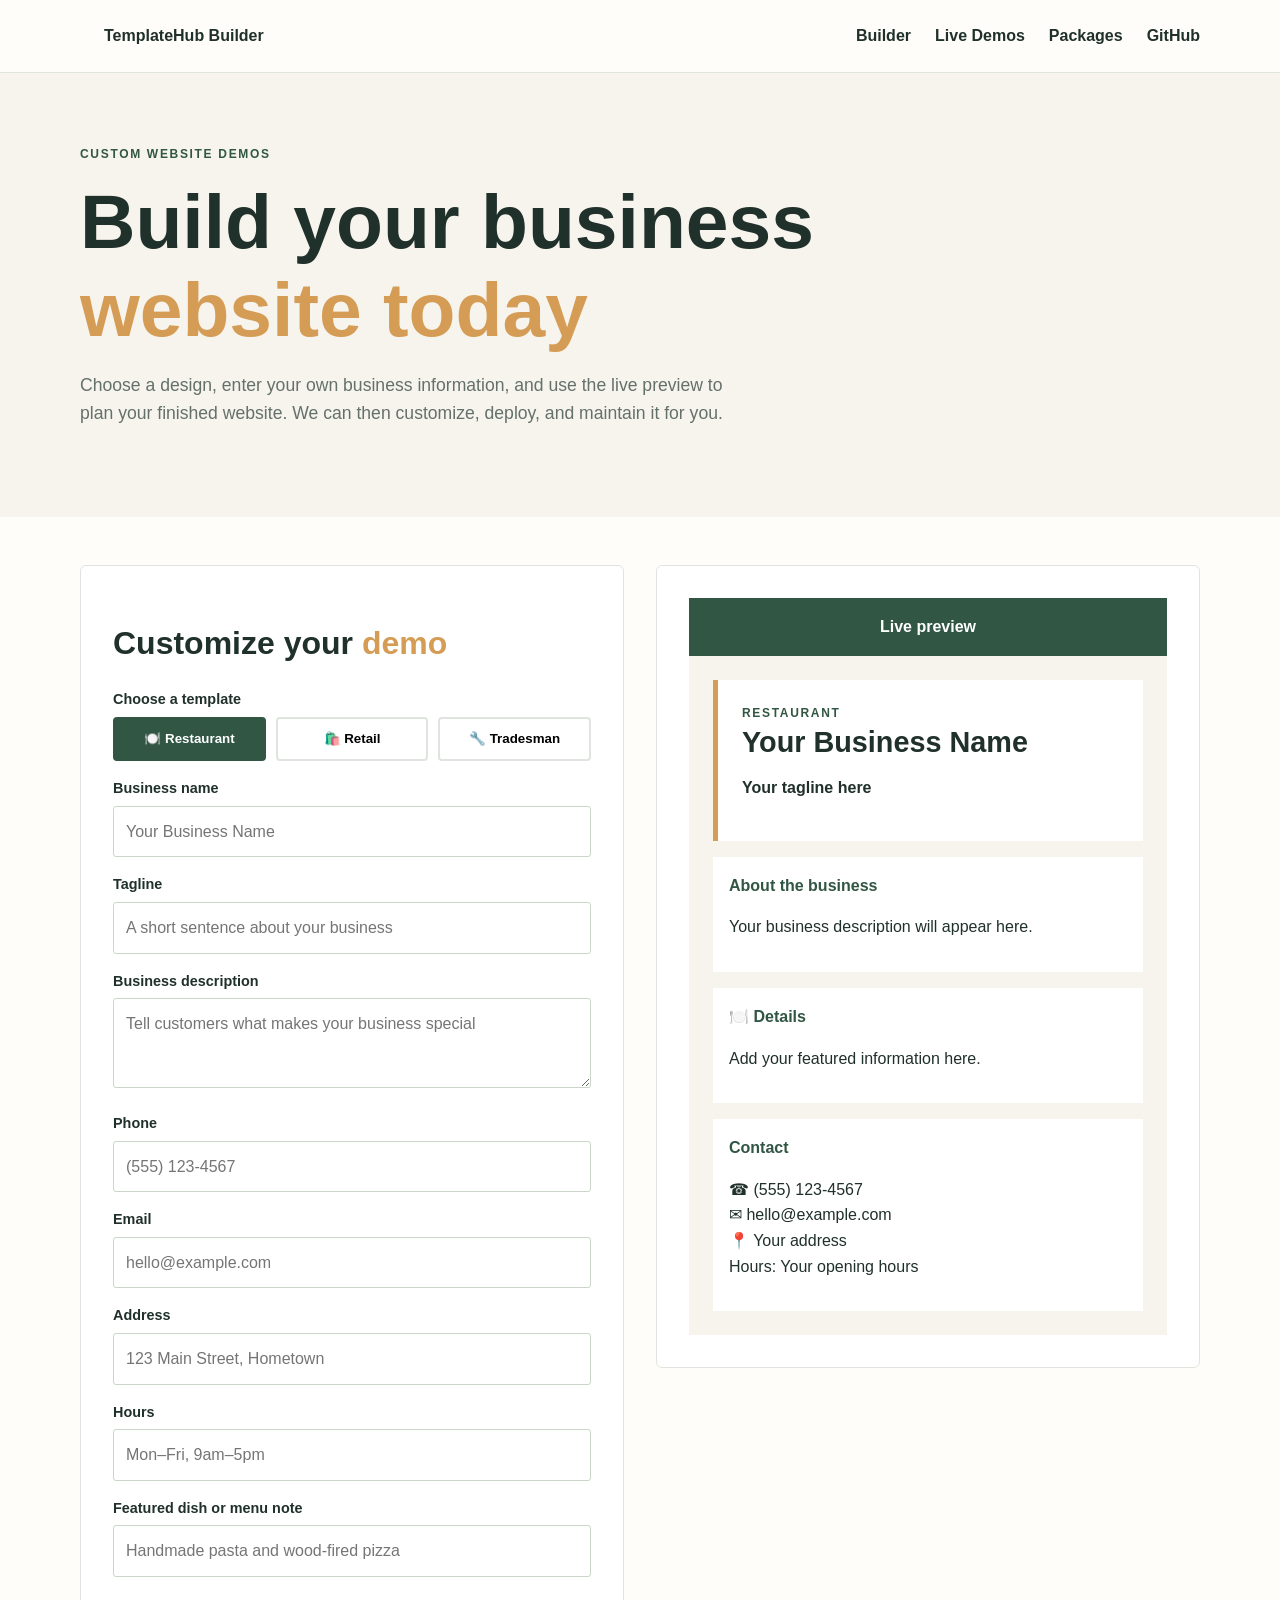
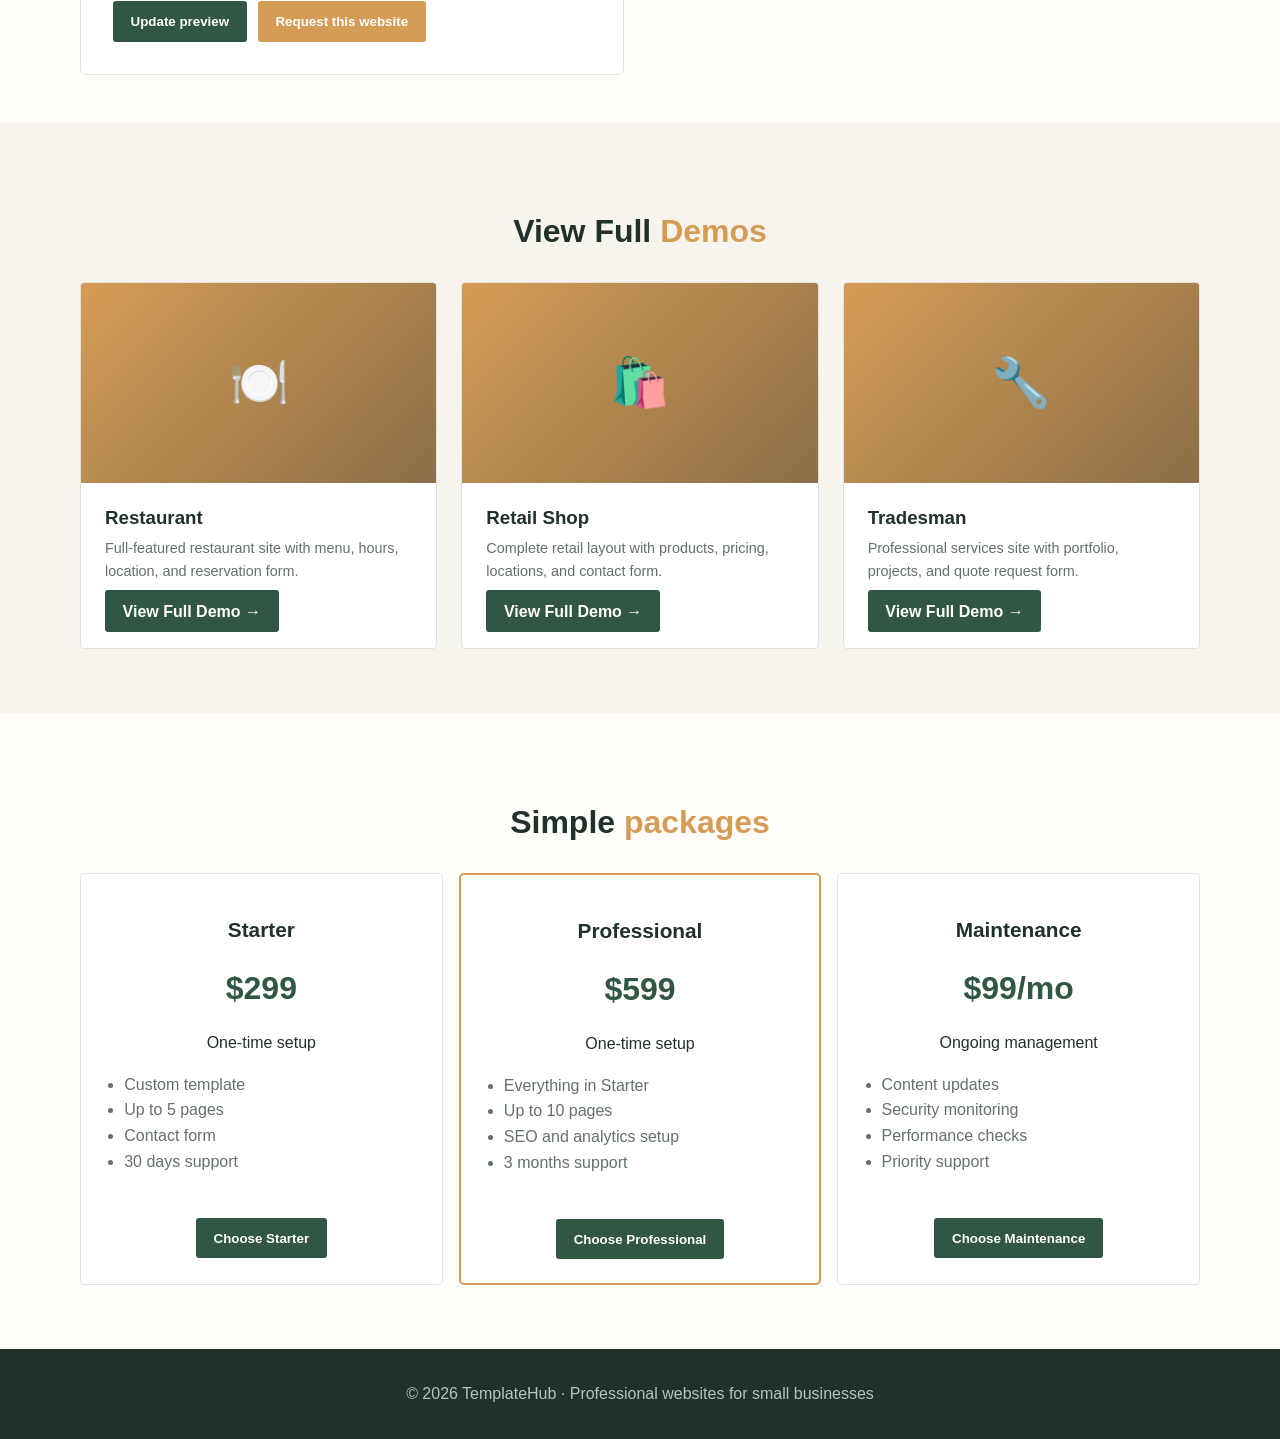
<file: index.html>
<!doctype html>
<html lang="en">
<head>
<meta charset="utf-8">
<meta name="viewport" content="width=device-width,initial-scale=1">
<meta name="description" content="Choose and customize a small business website template.">
<title>TemplateHub Website Builder</title>
<style>
:root{--ink:#20302a;--muted:#64706a;--cream:#f7f4ee;--paper:#fffdf9;--green:#315643;--gold:#d59c55;--border:#dfe5de}*{box-sizing:border-box}body{margin:0;color:var(--ink);background:var(--paper);font:16px/1.6 Arial,sans-serif}a{color:inherit;text-decoration:none}.wrap{width:min(1120px,calc(100% - 32px));margin:auto}header{border-bottom:1px solid var(--border);background:#fffdf9;position:sticky;top:0;z-index:2}.nav{min-height:72px;display:flex;align-items:center;justify-content:space-between}.logo{font-weight:700}.nav a{margin-left:1.5rem;font-weight:600}.hero{background:var(--cream);padding:4.5rem 0}.eyebrow{color:var(--green);font-size:.75rem;font-weight:700;letter-spacing:.14em;text-transform:uppercase}h1,h2,h3{line-height:1.15}h1{font-size:clamp(2.5rem,6vw,4.8rem);margin:.8rem 0}h2{font-size:2rem}em{color:var(--gold);font-style:normal}.hero p:last-child{max-width:650px;color:var(--muted);font-size:1.1rem}.builder{padding:3rem 0}.grid{display:grid;grid-template-columns:1fr 1fr;gap:2rem;align-items:start}.panel{border:1px solid var(--border);border-radius:6px;background:#fff;padding:2rem}.choices{display:grid;grid-template-columns:repeat(3,1fr);gap:.6rem}.choice{padding:.8rem .4rem;border:2px solid var(--border);background:#fff;border-radius:4px;cursor:pointer;font-weight:700}label{display:block;font-weight:700;font-size:.9rem;margin:1rem 0 .35rem}input,textarea,select{width:100%;padding:.75rem;border:1px solid #cbd5ca;border-radius:3px;font:inherit}textarea{min-height:90px;resize:vertical}.buttons{display:flex;gap:.7rem;flex-wrap:wrap;margin-top:1.5rem}.button{border:0;border-radius:3px;padding:.8rem 1.1rem;background:var(--green);color:#fff;font-weight:700;cursor:pointer}.button.alt{background:var(--gold)}.choice.active{background:var(--green);border-color:var(--green);color:#fff}.preview{position:sticky;top:90px}.preview-head{background:var(--green);color:#fff;text-align:center;padding:1rem;font-weight:700}.preview-body{padding:1.5rem;background:var(--cream);min-height:430px}.preview-hero{padding:1.5rem;background:#fff;border-left:5px solid var(--gold);margin-bottom:1rem}.preview-hero h3{font-size:1.8rem;margin:.2rem 0}.preview-section{background:#fff;padding:1rem;margin-top:1rem}.preview-section h4{margin:0 0 .35rem;color:var(--green)}.demos{padding:4rem 0;background:var(--cream)}.demo-grid{display:grid;grid-template-columns:repeat(3,1fr);gap:1.5rem}.demo-card{background:#fff;border:1px solid var(--border);border-radius:4px;overflow:hidden}.demo-image{height:200px;background:linear-gradient(135deg,#d59c55,#8b6f47);display:flex;align-items:center;justify-content:center;font-size:3rem}.demo-content{padding:1.5rem}.demo-content h3{margin:0 0 .5rem}.demo-content p{color:var(--muted);font-size:.9rem;margin:0 0 1rem}.pricing{padding:4rem 0}.price-grid{display:grid;grid-template-columns:repeat(3,1fr);gap:1rem}.price{background:#fff;border:1px solid var(--border);padding:1.5rem;text-align:center;border-radius:5px}.price.featured{border:2px solid var(--gold)}.price h3{font-size:1.3rem}.amount{font-size:2rem;color:var(--green);font-weight:700}.price ul{text-align:left;min-height:130px;padding-left:1.2rem;color:var(--muted)}footer{background:var(--ink);color:#b7c4bc;text-align:center;padding:2rem}@media(max-width:800px){.grid,.price-grid,.demo-grid{grid-template-columns:1fr}.preview{position:static}.choices{grid-template-columns:1fr}.nav a{margin-left:.6rem;font-size:.85rem}}
</style>
</head>
<body>
<header><div class="wrap nav"><a class="logo" href="./">TemplateHub Builder</a><nav><a href="#builder">Builder</a><a href="#demos">Live Demos</a><a href="#pricing">Packages</a><a href="https://github.com/samsonx3099/small-business-webpage-template" target="_blank" rel="noopener">GitHub</a></nav></div></header>
<main>
<section class="hero"><div class="wrap"><div class="eyebrow">Custom website demos</div><h1>Build your business<br><em>website today</em></h1><p>Choose a design, enter your own business information, and use the live preview to plan your finished website. We can then customize, deploy, and maintain it for you.</p></div></section>
<section id="builder" class="builder"><div class="wrap grid"><div class="panel"><h2>Customize your <em>demo</em></h2><label>Choose a template</label><div class="choices"><button class="choice active" data-type="restaurant">🍽️ Restaurant</button><button class="choice" data-type="retail">🛍️ Retail</button><button class="choice" data-type="tradesman">🔧 Tradesman</button></div><label for="name">Business name</label><input id="name" placeholder="Your Business Name"><label for="tagline">Tagline</label><input id="tagline" placeholder="A short sentence about your business"><label for="description">Business description</label><textarea id="description" placeholder="Tell customers what makes your business special"></textarea><label for="phone">Phone</label><input id="phone" placeholder="(555) 123-4567"><label for="email">Email</label><input id="email" type="email" placeholder="hello@example.com"><label for="address">Address</label><input id="address" placeholder="123 Main Street, Hometown"><label for="hours">Hours</label><input id="hours" placeholder="Mon–Fri, 9am–5pm"><div id="specific"></div><div class="buttons"><button class="button" id="update">Update preview</button><button class="button alt" id="request">Request this website</button></div></div><div class="panel preview"><div class="preview-head">Live preview</div><div class="preview-body" id="preview"></div></div></div></section>
<section id="demos" class="demos"><div class="wrap"><h2 style="text-align:center;margin-bottom:2rem;">View Full <em>Demos</em></h2><div class="demo-grid"><article class="demo-card"><div class="demo-image">🍽️</div><div class="demo-content"><h3>Restaurant</h3><p>Full-featured restaurant site with menu, hours, location, and reservation form.</p><a class="button" href="./restaurant/" target="_blank">View Full Demo →</a></div></article><article class="demo-card"><div class="demo-image">🛍️</div><div class="demo-content"><h3>Retail Shop</h3><p>Complete retail layout with products, pricing, locations, and contact form.</p><a class="button" href="./retail/" target="_blank">View Full Demo →</a></div></article><article class="demo-card"><div class="demo-image">🔧</div><div class="demo-content"><h3>Tradesman</h3><p>Professional services site with portfolio, projects, and quote request form.</p><a class="button" href="./tradesman/" target="_blank">View Full Demo →</a></div></article></div></div></section>
<section id="pricing" class="pricing"><div class="wrap"><h2 style="text-align:center;margin-bottom:2rem;">Simple <em>packages</em></h2><div class="price-grid"><article class="price"><h3>Starter</h3><div class="amount">$299</div><p>One-time setup</p><ul><li>Custom template</li><li>Up to 5 pages</li><li>Contact form</li><li>30 days support</li></ul><button class="button" onclick="alert('Choose Starter - Contact us to get started!')">Choose Starter</button></article><article class="price featured"><h3>Professional</h3><div class="amount">$599</div><p>One-time setup</p><ul><li>Everything in Starter</li><li>Up to 10 pages</li><li>SEO and analytics setup</li><li>3 months support</li></ul><button class="button" onclick="alert('Choose Professional - Contact us to get started!')">Choose Professional</button></article><article class="price"><h3>Maintenance</h3><div class="amount">$99/mo</div><p>Ongoing management</p><ul><li>Content updates</li><li>Security monitoring</li><li>Performance checks</li><li>Priority support</li></ul><button class="button" onclick="alert('Choose Maintenance - Contact us to get started!')">Choose Maintenance</button></article></div></div></section>
</main><footer>© 2026 TemplateHub · Professional websites for small businesses</footer>
<script>
let type='restaurant';const $=id=>document.getElementById(id);const esc=value=>String(value||'').replace(/[&<>"']/g,c=>({'&':'&amp;','<':'&lt;','>':'&gt;','"':'&quot;',"'":'&#39;'}[c]));
const specific={restaurant:'<label for="extra">Featured dish or menu note</label><input id="extra" placeholder="Handmade pasta and wood-fired pizza">',retail:'<label for="extra">Products or category</label><input id="extra" placeholder="Home decor, fashion, gifts">',tradesman:'<label for="extra">Main services</label><input id="extra" placeholder="Repairs, renovations, installations">'};
function fields(){ $('specific').innerHTML=specific[type];render() }function value(id,fallback){return esc($(id)?.value||fallback)}function render(){let icon={restaurant:'🍽️',retail:'🛍️',tradesman:'🔧'}[type];$('preview').innerHTML=`<div class="preview-hero"><div class="eyebrow">${type}</div><h3>${value('name','Your Business Name')}</h3><p><strong>${value('tagline','Your tagline here')}</strong></p></div><div class="preview-section"><h4>About the business</h4><p>${value('description','Your business description will appear here.')}</p></div><div class="preview-section"><h4>${icon} Details</h4><p>${value('extra','Add your featured information here.')}</p></div><div class="preview-section"><h4>Contact</h4><p>☎ ${value('phone','(555) 123-4567')}<br>✉ ${value('email','hello@example.com')}<br>📍 ${value('address','Your address')}<br>Hours: ${value('hours','Your opening hours')}</p></div>`}
document.querySelectorAll('.choice').forEach(button=>button.addEventListener('click',()=>{document.querySelectorAll('.choice').forEach(b=>b.classList.remove('active'));button.classList.add('active');type=button.dataset.type;fields()}));$('update').addEventListener('click',render);$('request').addEventListener('click',()=>alert('Thanks for your interest!\n\nYour website preview is ready.\n\nPlease contact us at hello@example.com or (555) 123-4567 to discuss your custom setup.'));fields();
</script>
</body></html>
</file>
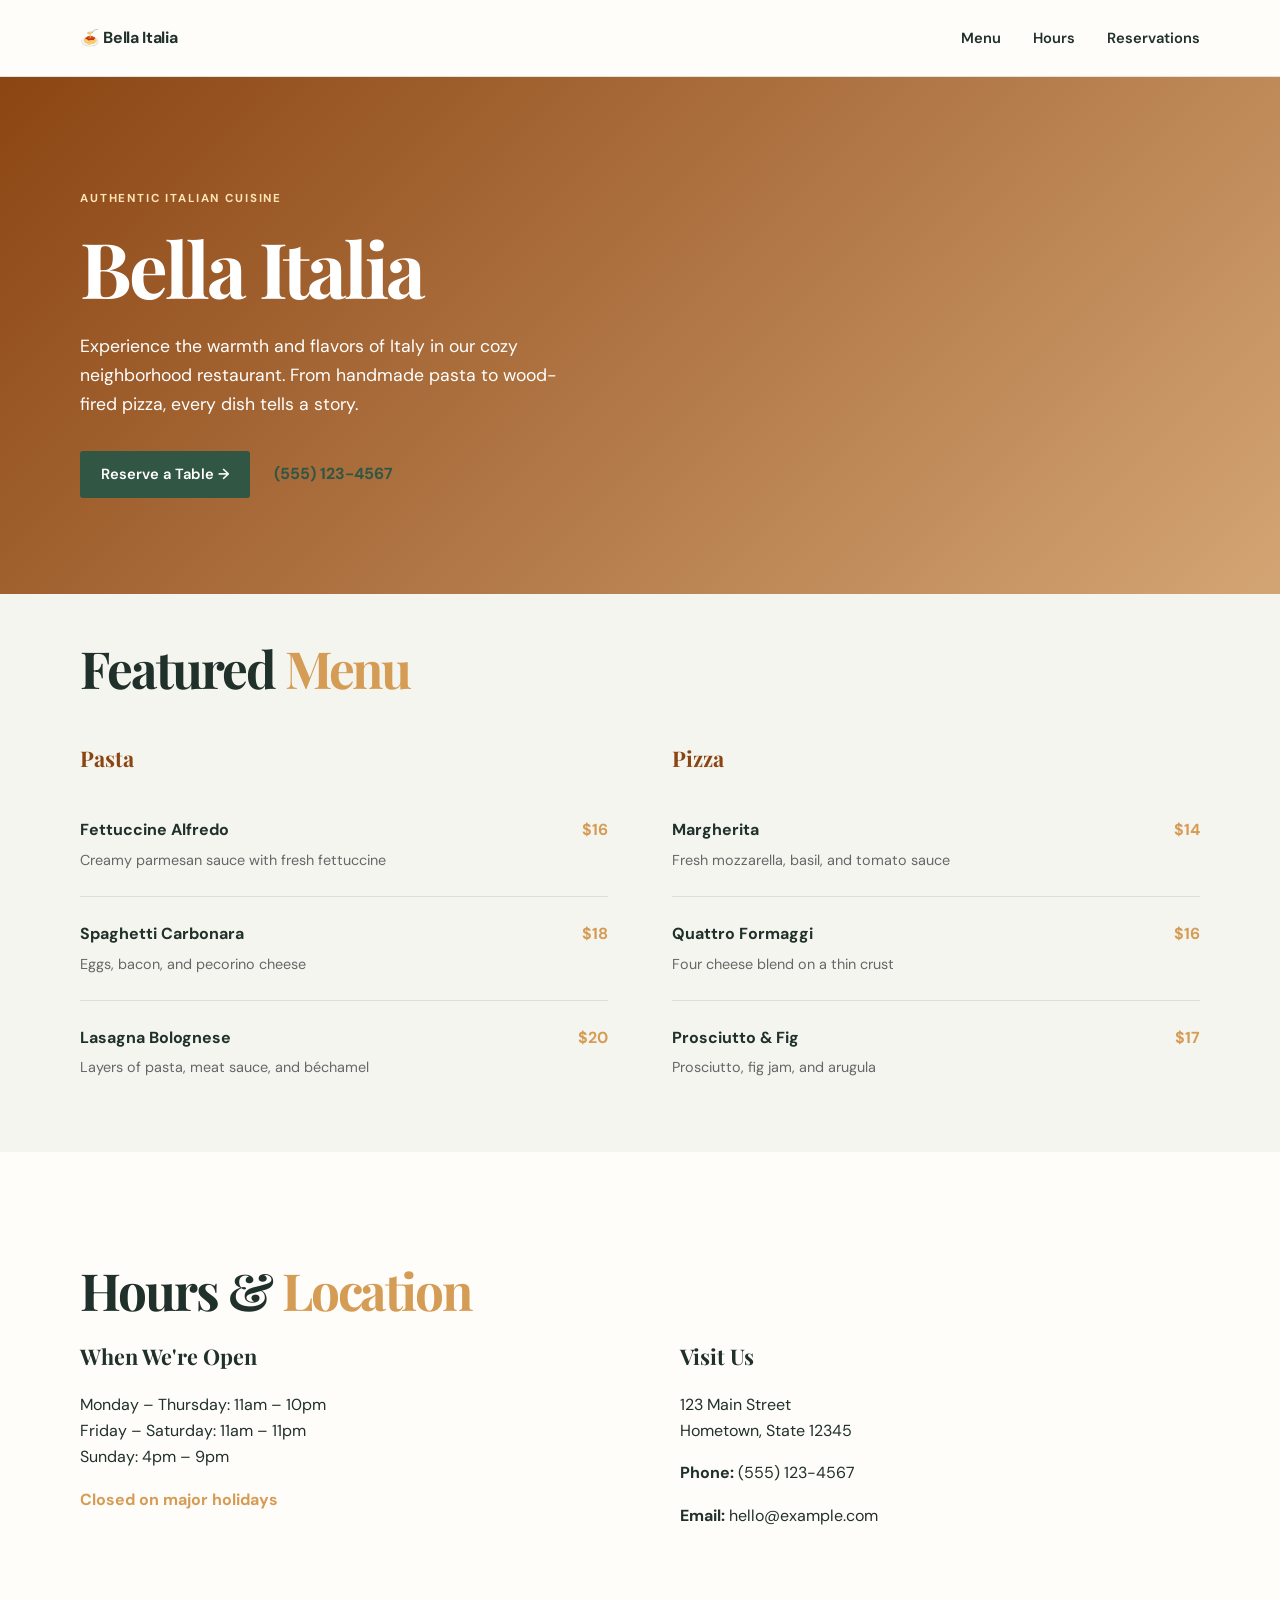
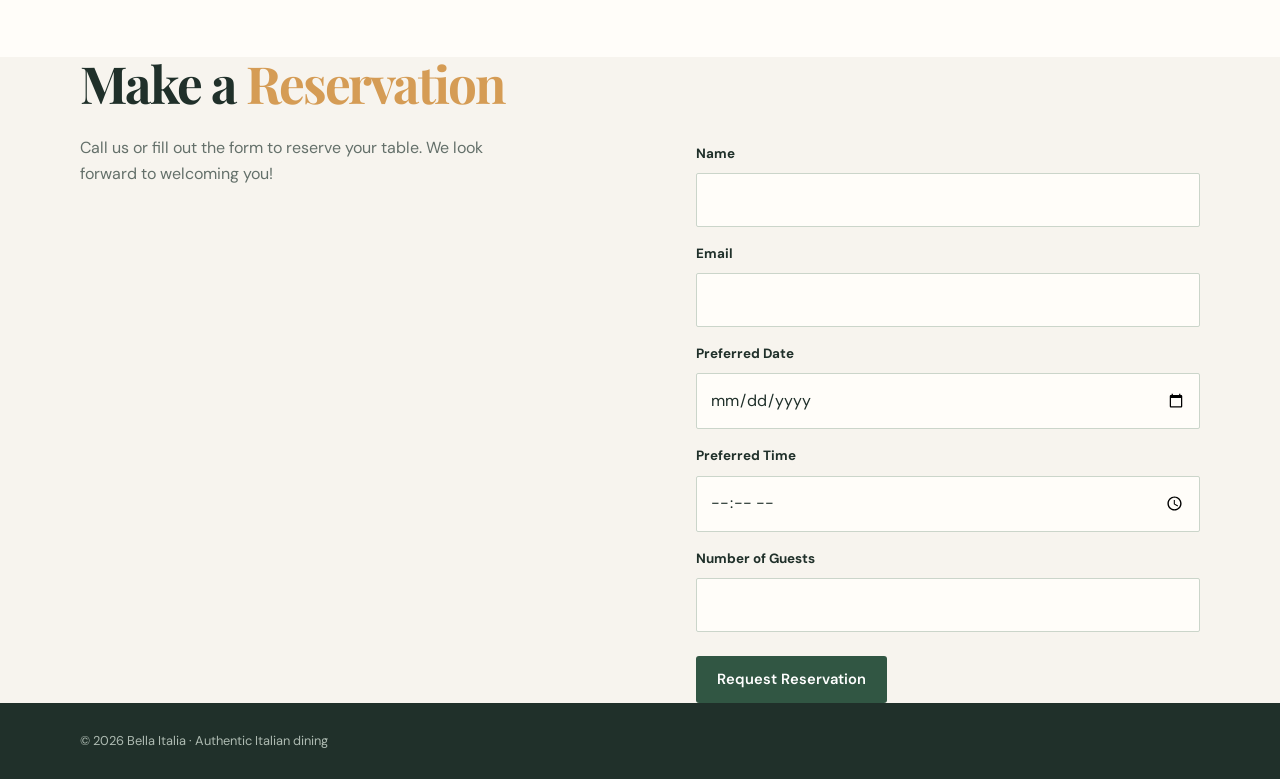
<file: restaurant/index.html>
<!doctype html>
<html lang="en">
<head>
  <meta charset="UTF-8">
  <meta name="viewport" content="width=device-width, initial-scale=1">
  <meta name="description" content="Bella Italia - Fine Italian dining in your neighborhood">
  <title>Restaurant | TemplateHub</title>
  <link rel="preconnect" href="https://fonts.googleapis.com">
  <link rel="preconnect" href="https://fonts.gstatic.com" crossorigin>
  <link href="https://fonts.googleapis.com/css2?family=DM+Sans:wght@400;500;600;700&family=Playfair+Display:wght@600;700&display=swap" rel="stylesheet">
  <link rel="stylesheet" href="../styles.css">
  <style>
    .hero { background: linear-gradient(135deg, #8b4513 0%, #d4a574 100%); color: white; }
    .hero h1, .hero p { color: white; }
    .hero em { color: #ffd700; }
    .hero .eyebrow { color: #ffe4b5; }
    .menu-section { background: #f5f5f0; padding: 3rem 0; }
    .menu-item { display: flex; justify-content: space-between; padding: 1.5rem 0; border-bottom: 1px solid #ddd; }
    .menu-item:last-child { border-bottom: none; }
    .menu-item-name { font-weight: 700; margin-bottom: 0.3rem; }
    .menu-item-desc { font-size: 0.9rem; color: #666; }
    .menu-item-price { color: #d59c55; font-weight: 700; }
  </style>
  <script src="../script.js" defer></script>
</head>
<body>
  <header class="site-header">
    <div class="container nav-wrap">
      <a class="logo" href="#top" id="logo-text">🍝 Bella Italia</a>
      <nav id="site-nav" class="site-nav" aria-label="Main navigation">
        <a href="#menu">Menu</a>
        <a href="#hours">Hours</a>
        <a href="#contact">Reservations</a>
      </nav>
    </div>
  </header>

  <main>
    <section class="hero">
      <div class="container hero-content">
        <p class="eyebrow">Authentic Italian Cuisine</p>
        <h1 id="hero-title">Bella Italia</h1>
        <p class="hero-text" id="hero-desc">Experience the warmth and flavors of Italy in our cozy neighborhood restaurant. From handmade pasta to wood-fired pizza, every dish tells a story.</p>
        <div class="hero-actions">
          <a class="button" href="#contact">Reserve a Table →</a>
          <a class="text-link" id="hero-phone" href="tel:+15551234567">(555) 123-4567</a>
        </div>
      </div>
    </section>

    <section id="menu" class="menu-section">
      <div class="container">
        <h2 style="margin-bottom: 3rem;">Featured <em>Menu</em></h2>
        <div style="display: grid; grid-template-columns: 1fr 1fr; gap: 4rem;">
          <div>
            <h3 style="color: #8b4513;">Pasta</h3>
            <div class="menu-item">
              <div>
                <div class="menu-item-name">Fettuccine Alfredo</div>
                <div class="menu-item-desc">Creamy parmesan sauce with fresh fettuccine</div>
              </div>
              <div class="menu-item-price">$16</div>
            </div>
            <div class="menu-item">
              <div>
                <div class="menu-item-name">Spaghetti Carbonara</div>
                <div class="menu-item-desc">Eggs, bacon, and pecorino cheese</div>
              </div>
              <div class="menu-item-price">$18</div>
            </div>
            <div class="menu-item">
              <div>
                <div class="menu-item-name">Lasagna Bolognese</div>
                <div class="menu-item-desc">Layers of pasta, meat sauce, and béchamel</div>
              </div>
              <div class="menu-item-price">$20</div>
            </div>
          </div>
          <div>
            <h3 style="color: #8b4513;">Pizza</h3>
            <div class="menu-item">
              <div>
                <div class="menu-item-name">Margherita</div>
                <div class="menu-item-desc">Fresh mozzarella, basil, and tomato sauce</div>
              </div>
              <div class="menu-item-price">$14</div>
            </div>
            <div class="menu-item">
              <div>
                <div class="menu-item-name">Quattro Formaggi</div>
                <div class="menu-item-desc">Four cheese blend on a thin crust</div>
              </div>
              <div class="menu-item-price">$16</div>
            </div>
            <div class="menu-item">
              <div>
                <div class="menu-item-name">Prosciutto & Fig</div>
                <div class="menu-item-desc">Prosciutto, fig jam, and arugula</div>
              </div>
              <div class="menu-item-price">$17</div>
            </div>
          </div>
        </div>
      </div>
    </section>

    <section id="hours" class="section">
      <div class="container">
        <h2>Hours & <em>Location</em></h2>
        <div class="narrow-grid">
          <div>
            <h3>When We're Open</h3>
            <p id="hours-text">Monday – Thursday: 11am – 10pm<br>Friday – Saturday: 11am – 11pm<br>Sunday: 4pm – 9pm</p>
            <p style="color: #d59c55; font-weight: 700;">Closed on major holidays</p>
          </div>
          <div>
            <h3>Visit Us</h3>
            <p id="address-text">123 Main Street<br>Hometown, State 12345</p>
            <p><strong>Phone:</strong> <span id="contact-phone">(555) 123-4567</span></p>
            <p><strong>Email:</strong> <span id="contact-email">hello@example.com</span></p>
          </div>
        </div>
      </div>
    </section>

    <section id="contact" class="contact">
      <div class="container">
        <h2>Make a <em>Reservation</em></h2>
        <div class="contact-grid">
          <div>
            <p>Call us or fill out the form to reserve your table. We look forward to welcoming you!</p>
          </div>
          <form class="contact-form" onsubmit="alert('Reservation request received!'); return false;">
            <label for="name">Name</label>
            <input id="name" type="text" required>
            <label for="email">Email</label>
            <input id="email" type="email" required>
            <label for="date">Preferred Date</label>
            <input id="date" type="date" required>
            <label for="time">Preferred Time</label>
            <input id="time" type="time" required>
            <label for="guests">Number of Guests</label>
            <input id="guests" type="number" min="1" max="20" required>
            <button type="submit" class="button">Request Reservation</button>
          </form>
        </div>
      </div>
    </section>
  </main>

  <footer class="site-footer">
    <div class="container footer-wrap">
      <div>
        <p id="footer-text">© <span id="year"></span> Bella Italia · Authentic Italian dining</p>
      </div>
    </div>
  </footer>

  <script>
    function updateFromQuery() {
      const data = ClientData.all();
      
      if (data.name) {
        document.getElementById('logo-text').textContent = '🍽️ ' + data.name;
        document.getElementById('hero-title').textContent = data.name;
        document.title = data.name + ' | Restaurant';
      }
      
      if (data.tagline) {
        document.querySelector('.hero .eyebrow').textContent = data.tagline;
      }
      
      if (data.description) {
        document.getElementById('hero-desc').textContent = data.description;
      }
      
      if (data.extra) {
        document.querySelector('#menu h2').innerHTML = data.extra + ' <em>Menu</em>';
      }
      
      if (data.phone) {
        document.getElementById('hero-phone').href = 'tel:' + data.phone.replace(/\D/g, '');
        document.getElementById('hero-phone').textContent = data.phone;
        document.getElementById('contact-phone').textContent = data.phone;
      }
      
      if (data.email) {
        document.getElementById('contact-email').textContent = data.email;
      }
      
      if (data.address) {
        document.getElementById('address-text').innerHTML = data.address.replace(/\n/g, '<br>');
      }
      
      if (data.hours) {
        document.getElementById('hours-text').textContent = data.hours;
      }
      
      if (data.name) {
        document.getElementById('footer-text').innerHTML = '© <span id="year"></span> ' + data.name + ' · Authentic Italian dining';
      }
    }
    
    updateFromQuery();
  </script>
</body>
</html>
</file>
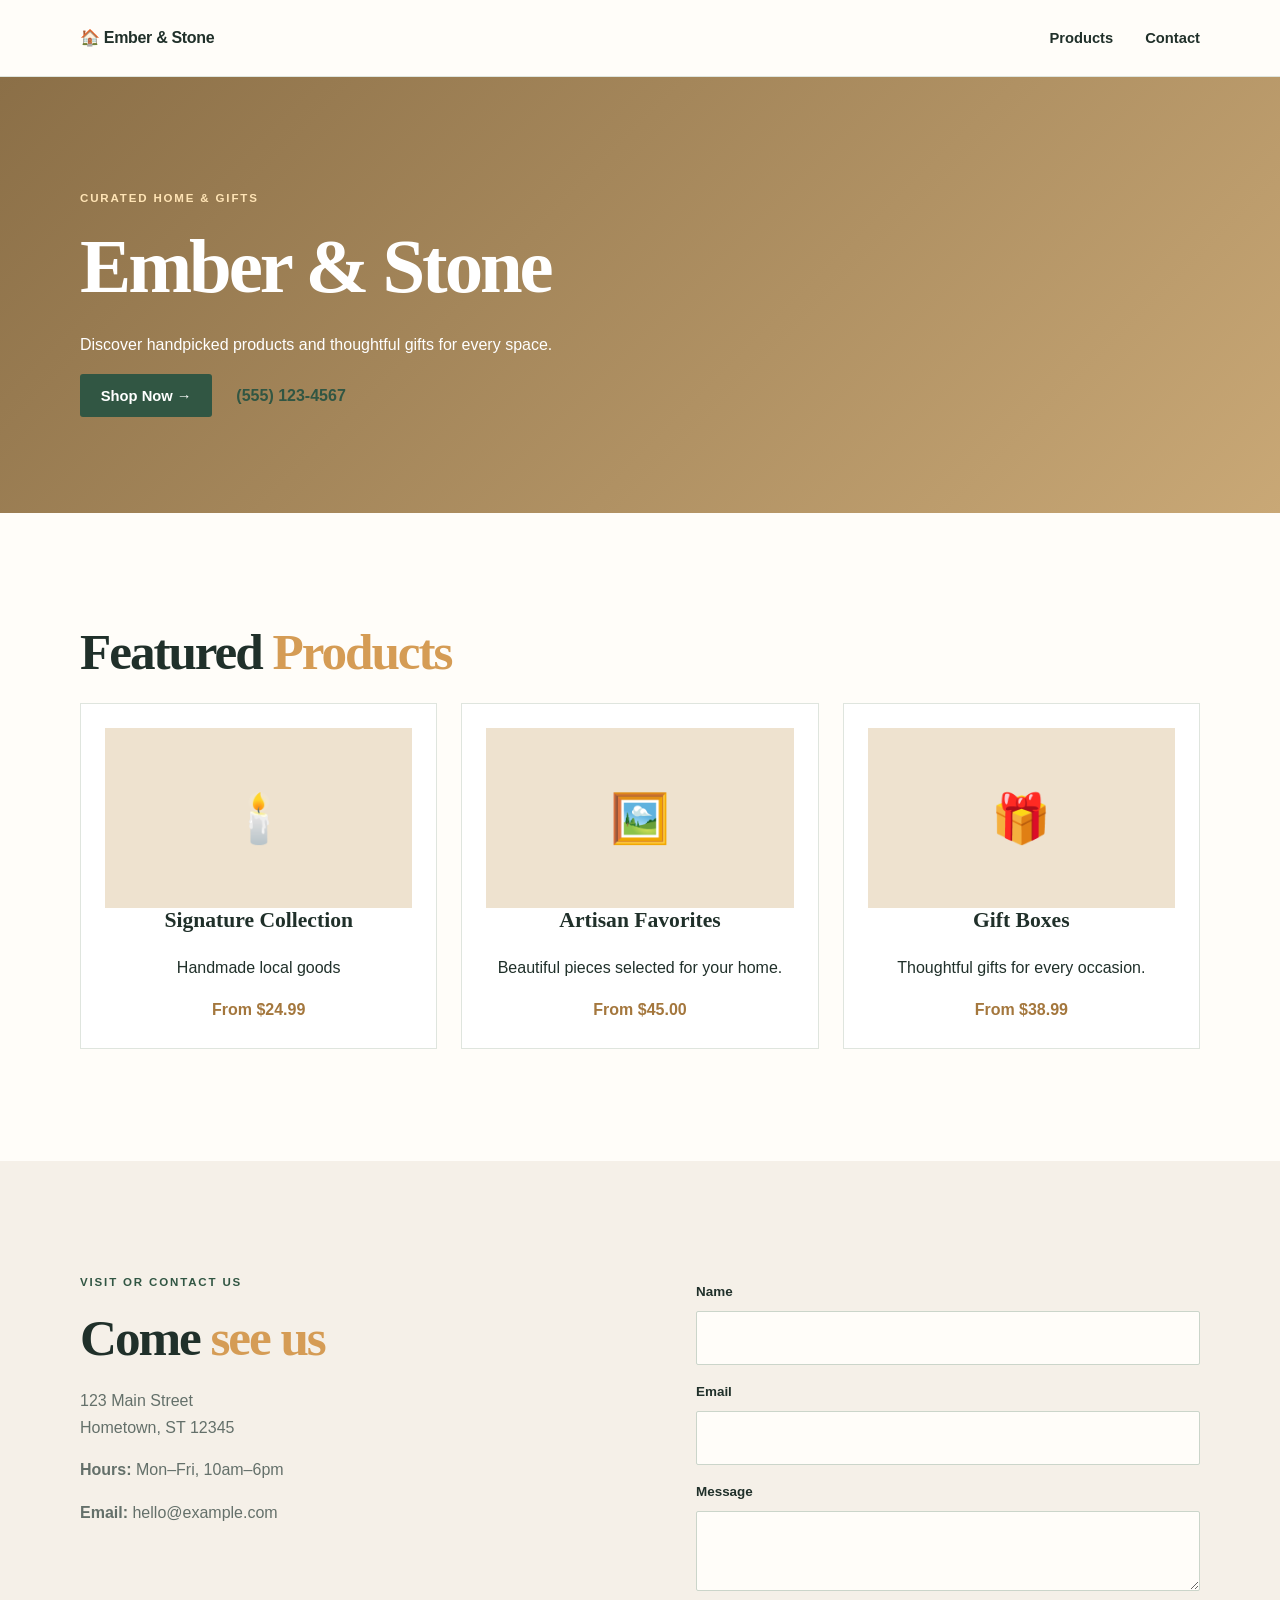
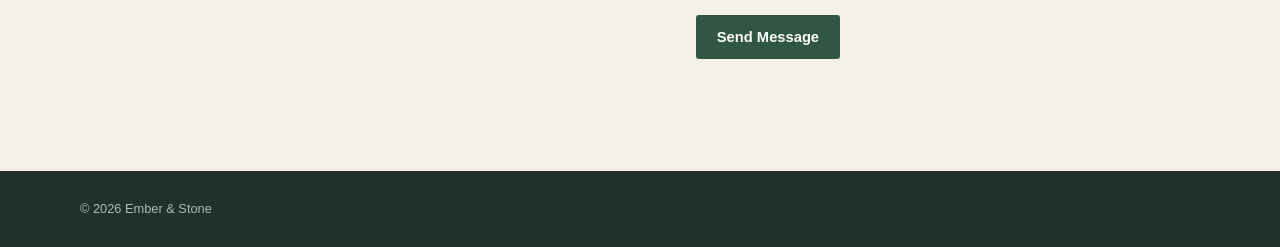
<file: retail/index.html>
<!doctype html>
<html lang="en"><head><meta charset="utf-8"><meta name="viewport" content="width=device-width,initial-scale=1"><title>Retail Shop | TemplateHub</title><link rel="stylesheet" href="../styles.css"><style>
.hero{background:linear-gradient(135deg,#8b6f47,#c9a876);color:#fff}.hero h1,.hero p{color:#fff}.hero .eyebrow{color:#ffe4b5}.products{display:grid;grid-template-columns:repeat(3,1fr);gap:1.5rem}.product{padding:1.5rem;background:#fff;text-align:center;border:1px solid #dfe5de}.product-image{height:180px;display:grid;place-items:center;background:#eee2cf;font-size:3rem}.product-price{color:#a4773d;font-weight:bold}.contact{background:#f5f0e8}@media(max-width:760px){.products{grid-template-columns:1fr}}
</style><script src="../script.js" defer></script></head><body>
<header class="site-header"><div class="container nav-wrap"><a class="logo" id="logo" href="#top">🏠 Ember &amp; Stone</a><nav class="site-nav"><a href="#products">Products</a><a href="#contact">Contact</a></nav></div></header>
<main><section class="hero"><div class="container hero-content"><p class="eyebrow" id="tagline">Curated Home &amp; Gifts</p><h1 id="name">Ember &amp; Stone</h1><p id="description">Discover handpicked products and thoughtful gifts for every space.</p><div class="hero-actions"><a class="button" href="#products">Shop Now →</a><a class="text-link" id="phone" href="tel:+15551234567">(555) 123-4567</a></div></div></section>
<section id="products" class="section"><div class="container"><h2>Featured <em>Products</em></h2><div class="products"><article class="product"><div class="product-image">🕯️</div><h3>Signature Collection</h3><p id="extra">Handmade local goods</p><strong class="product-price">From $24.99</strong></article><article class="product"><div class="product-image">🖼️</div><h3>Artisan Favorites</h3><p>Beautiful pieces selected for your home.</p><strong class="product-price">From $45.00</strong></article><article class="product"><div class="product-image">🎁</div><h3>Gift Boxes</h3><p>Thoughtful gifts for every occasion.</p><strong class="product-price">From $38.99</strong></article></div></div></section>
<section id="contact" class="section contact"><div class="container contact-grid"><div><p class="eyebrow">Visit or contact us</p><h2>Come <em>see us</em></h2><p id="address">123 Main Street<br>Hometown, ST 12345</p><p><strong>Hours:</strong> <span id="hours">Mon–Fri, 10am–6pm</span></p><p><strong>Email:</strong> <span id="email">hello@example.com</span></p></div><form class="contact-form" onsubmit="alert('Message received!');return false"><label>Name</label><input required><label>Email</label><input type="email" required><label>Message</label><textarea required></textarea><button class="button">Send Message</button></form></div></section></main>
<footer class="site-footer"><div class="container footer-wrap"><p>© <span id="year"></span> <span id="footer-name">Ember &amp; Stone</span></p></div></footer>
<script>const data=ClientData.all();if(data.name){name.textContent=data.name;logo.textContent='🏠 '+data.name;footerName.textContent=data.name;document.title=data.name+' | Retail Shop'}if(data.tagline)tagline.textContent=data.tagline;if(data.description)description.textContent=data.description;if(data.extra)extra.textContent=data.extra;if(data.phone){phone.textContent=data.phone;phone.href='tel:'+data.phone.replace(/\D/g,'')}if(data.email)email.textContent=data.email;if(data.address)address.innerHTML=data.address.replace(/\n/g,'<br>');if(data.hours)hours.textContent=data.hours;</script></body></html>
</file>
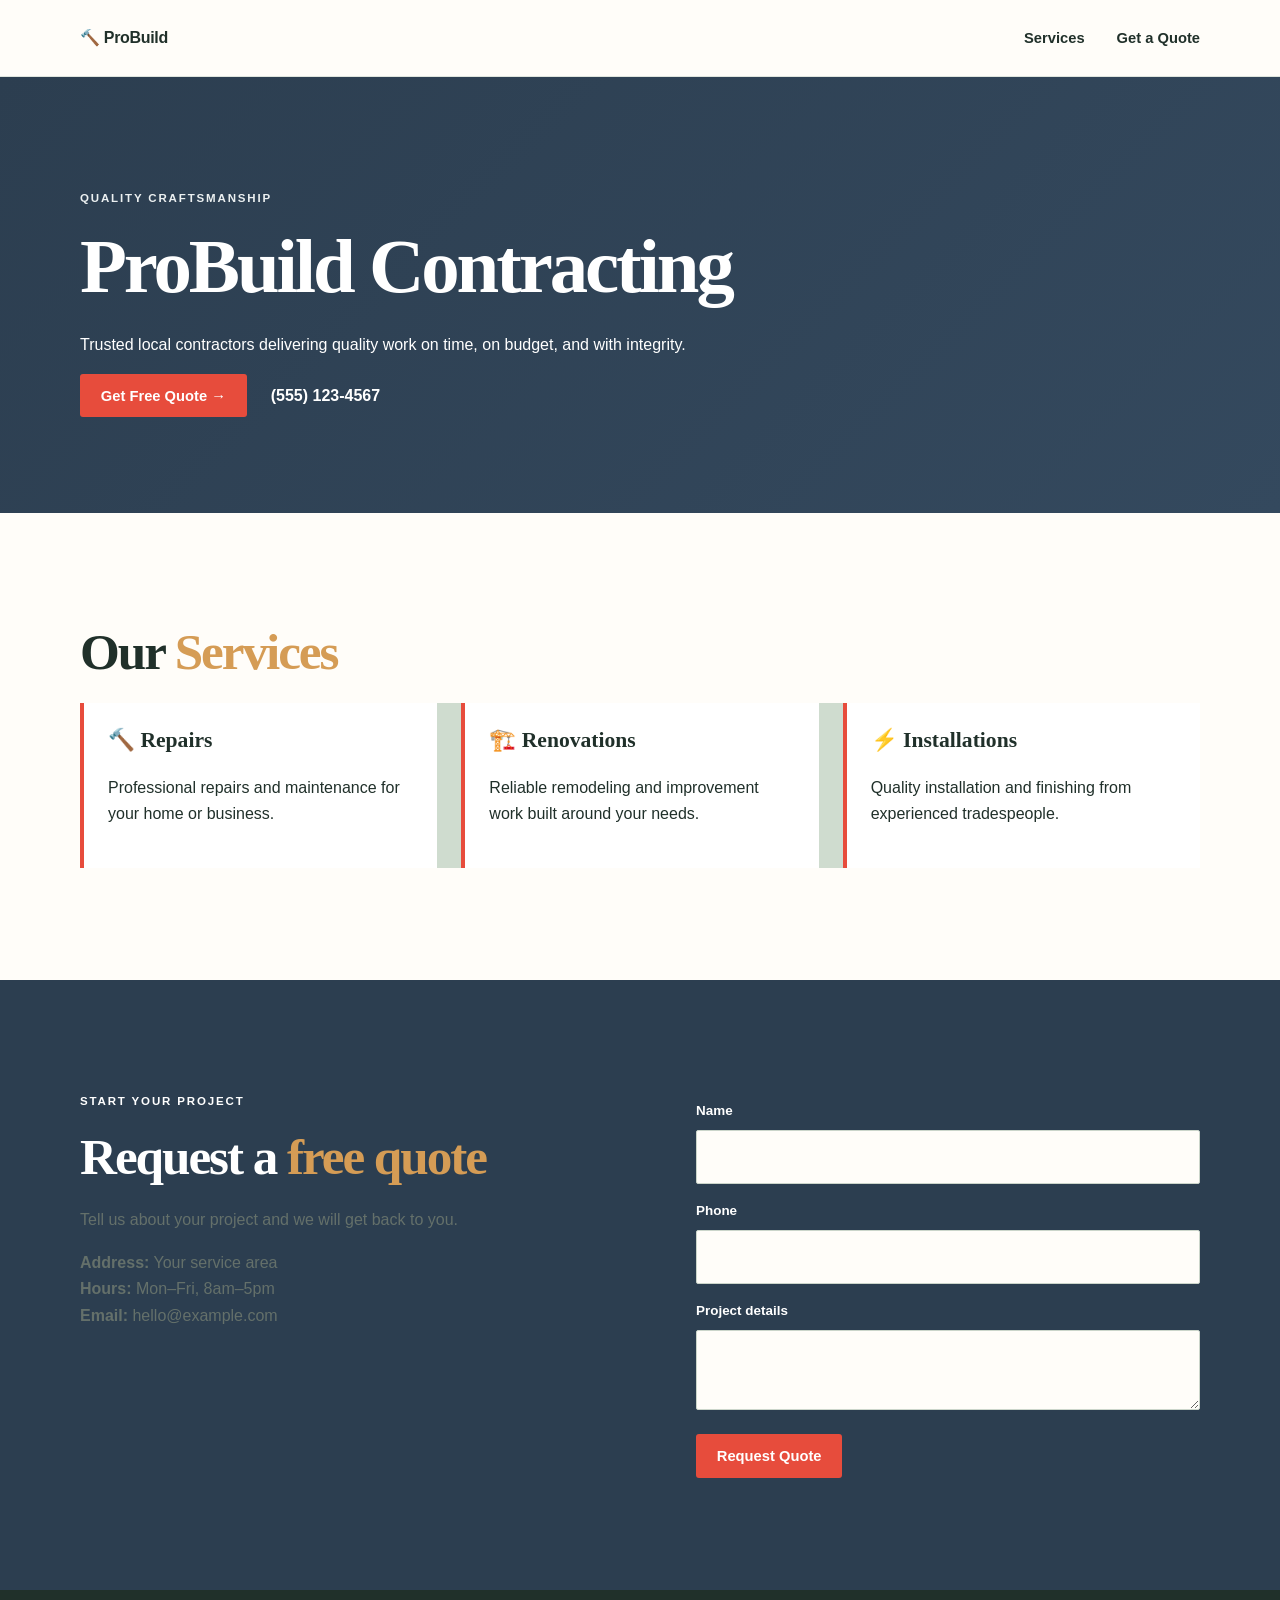
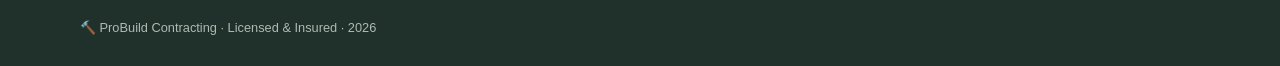
<file: tradesman/index.html>
<!doctype html>
<html lang="en"><head><meta charset="utf-8"><meta name="viewport" content="width=device-width,initial-scale=1"><title>Tradesman | TemplateHub</title><link rel="stylesheet" href="../styles.css"><style>
.hero{background:linear-gradient(135deg,#2c3e50,#34495e);color:#fff}.hero h1,.hero p{color:#fff}.hero .eyebrow{color:#ecf0f1}.services{display:grid;grid-template-columns:repeat(3,1fr);gap:1.5rem}.service{padding:1.5rem;background:#fff;border-left:4px solid #e74c3c}.quote{background:#2c3e50;color:#fff}.quote h2,.quote p{color:#fff}@media(max-width:760px){.services{grid-template-columns:1fr}}
</style><script src="../script.js" defer></script></head><body>
<header class="site-header"><div class="container nav-wrap"><a class="logo" id="logo" href="#top">🔨 ProBuild</a><nav class="site-nav"><a href="#services">Services</a><a href="#quote">Get a Quote</a></nav></div></header>
<main><section class="hero"><div class="container hero-content"><p class="eyebrow" id="tagline">Quality Craftsmanship</p><h1 id="name">ProBuild Contracting</h1><p id="description">Trusted local contractors delivering quality work on time, on budget, and with integrity.</p><div class="hero-actions"><a class="button" href="#quote" style="background:#e74c3c">Get Free Quote →</a><a class="text-link" id="phone" href="tel:+15551234567" style="color:#fff">(555) 123-4567</a></div></div></section>
<section id="services" class="section"><div class="container"><h2>Our <em>Services</em></h2><div class="services"><article class="service"><h3>🔨 Repairs</h3><p id="extra">Professional repairs and maintenance for your home or business.</p></article><article class="service"><h3>🏗️ Renovations</h3><p>Reliable remodeling and improvement work built around your needs.</p></article><article class="service"><h3>⚡ Installations</h3><p>Quality installation and finishing from experienced tradespeople.</p></article></div></div></section>
<section id="quote" class="section quote"><div class="container contact-grid"><div><p class="eyebrow">Start your project</p><h2>Request a <em>free quote</em></h2><p id="contact-info">Tell us about your project and we will get back to you.</p><p><strong>Address:</strong> <span id="address">Your service area</span><br><strong>Hours:</strong> <span id="hours">Mon–Fri, 8am–5pm</span><br><strong>Email:</strong> <span id="email">hello@example.com</span></p></div><form class="contact-form" onsubmit="alert('Quote request received!');return false"><label>Name</label><input required><label>Phone</label><input type="tel" required><label>Project details</label><textarea required></textarea><button class="button" style="background:#e74c3c">Request Quote</button></form></div></section></main>
<footer class="site-footer"><div class="container footer-wrap"><p>🔨 <span id="footer-name">ProBuild Contracting</span> · Licensed &amp; Insured · <span id="year"></span></p></div></footer>
<script>const data=ClientData.all();if(data.name){name.textContent=data.name;logo.textContent='🔨 '+data.name;footerName.textContent=data.name;document.title=data.name+' | Contracting Services'}if(data.tagline)tagline.textContent=data.tagline;if(data.description)description.textContent=data.description;if(data.extra)extra.textContent=data.extra;if(data.phone){phone.textContent=data.phone;phone.href='tel:'+data.phone.replace(/\D/g,'')}if(data.email)email.textContent=data.email;if(data.address)address.textContent=data.address;if(data.hours)hours.textContent=data.hours;</script></body></html>
</file>
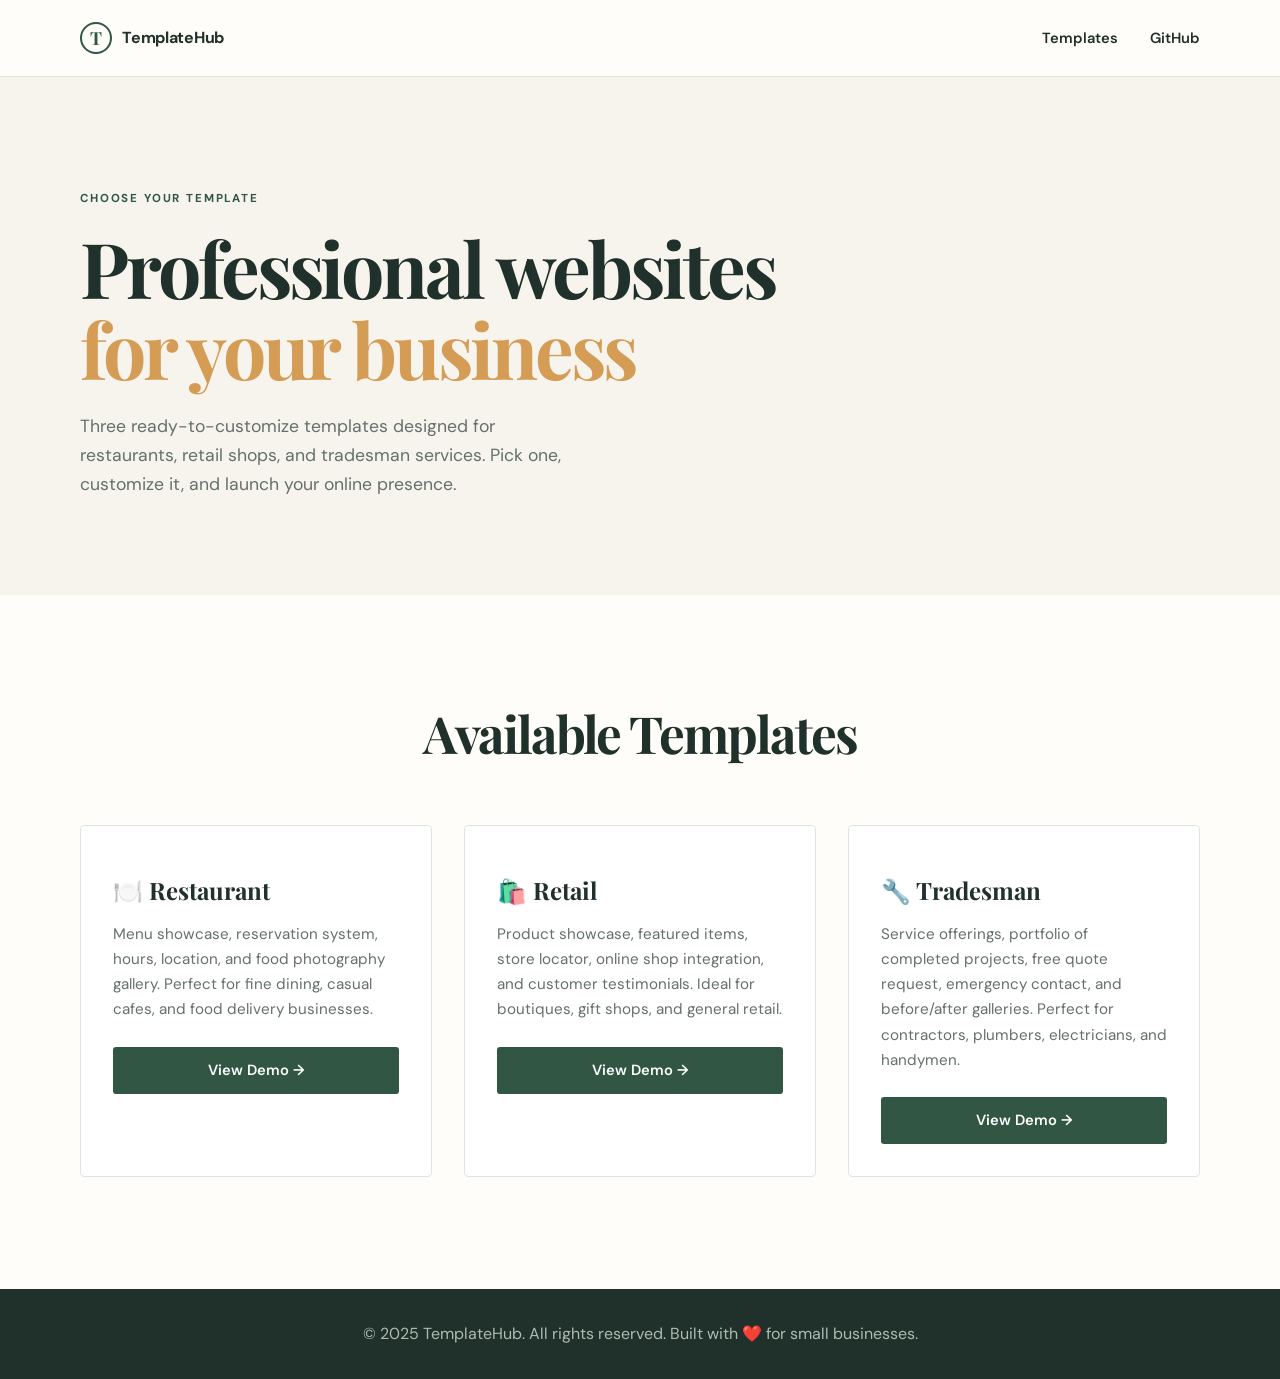
<file: demo.html>
<!DOCTYPE html>
<html lang="en">
<head>
  <meta charset="UTF-8">
  <meta name="viewport" content="width=device-width, initial-scale=1">
  <meta name="description" content="Small Business Website Templates - Restaurant, Retail, Tradesman">
  <title>Website Templates | Small Business Solutions</title>
  <link rel="preconnect" href="https://fonts.googleapis.com">
  <link rel="preconnect" href="https://fonts.gstatic.com" crossorigin>
  <link href="https://fonts.googleapis.com/css2?family=DM+Sans:wght@400;500;600;700&family=Playfair+Display:wght@600;700&display=swap" rel="stylesheet">
  <style>
    :root {
      --ink: #20302a;
      --muted: #64706a;
      --cream: #f7f4ee;
      --paper: #fffdf9;
      --sage: #cfdccf;
      --green: #315643;
      --gold: #d59c55;
      --border: #dfe5de;
      --heading: "Playfair Display", Georgia, serif;
      --body: "DM Sans", Arial, sans-serif;
    }
    * { box-sizing: border-box; }
    html { scroll-behavior: smooth; }
    body { margin: 0; color: var(--ink); background: var(--paper); font: 16px/1.65 var(--body); }
    a { color: inherit; text-decoration: none; }
    .container { width: min(1120px, calc(100% - 48px)); margin: auto; }
    .site-header { position: sticky; top: 0; z-index: 5; background: rgba(255,253,249,.94); border-bottom: 1px solid var(--border); backdrop-filter: blur(12px); }
    .nav-wrap { display: flex; align-items: center; justify-content: space-between; min-height: 76px; gap: 2rem; }
    .logo { display: flex; align-items: center; gap: .65rem; font-weight: 700; letter-spacing: -.02em; }
    .logo-mark { display: grid; place-items: center; width: 32px; height: 32px; border: 2px solid var(--green); border-radius: 50%; color: var(--green); font: 700 18px var(--heading); }
    .site-nav { display: flex; align-items: center; gap: 2rem; font-size: .92rem; font-weight: 600; }
    .site-nav a:hover, .text-link:hover { color: var(--gold); }
    .button { display: inline-flex; align-items: center; justify-content: center; gap: 1rem; padding: .85rem 1.3rem; border: 0; border-radius: 3px; background: var(--green); color: white; cursor: pointer; font: 600 .92rem var(--body); transition: transform .2s, background .2s; }
    .button:hover { background: #213f30; transform: translateY(-2px); }
    .hero { padding: 7rem 0 6rem; background: var(--cream); }
    .hero-content { display: flex; flex-direction: column; gap: 2rem; }
    .eyebrow { margin: 0 0 1.2rem; color: var(--green); font-size: .72rem; font-weight: 700; letter-spacing: .16em; text-transform: uppercase; }
    h1 { margin: 0 0 1.5rem; font: 700 clamp(2.8rem, 6vw, 5rem)/1.05 var(--heading); letter-spacing: -.04em; }
    h2 { margin: 0 0 1.5rem; font: 700 clamp(2.3rem, 4vw, 3.7rem)/1.05 var(--heading); letter-spacing: -.04em; }
    em { color: var(--gold); font-style: normal; }
    p { margin: 0; color: var(--muted); }
    .hero-text { max-width: 500px; font-size: 1.1rem; }
    .templates-grid { display: grid; grid-template-columns: repeat(3, 1fr); gap: 2rem; margin-top: 4rem; }
    .template-card { padding: 2rem; background: white; border: 1px solid var(--border); border-radius: 4px; transition: transform .3s, box-shadow .3s; }
    .template-card:hover { transform: translateY(-4px); box-shadow: 0 12px 24px rgba(0,0,0,0.1); }
    .template-card h3 { margin: 1rem 0; font: 700 1.5rem var(--heading); }
    .template-card p { font-size: .95rem; margin-bottom: 1.5rem; min-height: 60px; }
    .template-card .button { width: 100%; justify-content: center; }
    .section { padding: 7rem 0; }
    .footer { background: var(--ink); color: white; padding: 2rem 0; text-align: center; }
    .footer p { color: #aebbb2; margin: 0; }
    @media (max-width: 760px) {
      .templates-grid { grid-template-columns: 1fr; }
    }
  </style>
</head>
<body>
  <header class="site-header">
    <div class="container nav-wrap">
      <a class="logo" href="#top"><span class="logo-mark">T</span> TemplateHub</a>
      <nav class="site-nav">
        <a href="#templates">Templates</a>
        <a href="https://github.com/samsonx3099/small-business-webpage-template" target="_blank">GitHub</a>
      </nav>
    </div>
  </header>

  <main>
    <section class="hero">
      <div class="container hero-content">
        <div>
          <p class="eyebrow">Choose Your Template</p>
          <h1>Professional websites<br><em>for your business</em></h1>
          <p class="hero-text">Three ready-to-customize templates designed for restaurants, retail shops, and tradesman services. Pick one, customize it, and launch your online presence.</p>
        </div>
      </div>
    </section>

    <section id="templates" class="section">
      <div class="container">
        <h2 style="text-align: center; margin-bottom: 3rem;">Available Templates</h2>
        <div class="templates-grid">
          <div class="template-card">
            <h3>🍽️ Restaurant</h3>
            <p>Menu showcase, reservation system, hours, location, and food photography gallery. Perfect for fine dining, casual cafes, and food delivery businesses.</p>
            <a class="button" href="restaurant/index.html">View Demo →</a>
          </div>
          <div class="template-card">
            <h3>🛍️ Retail</h3>
            <p>Product showcase, featured items, store locator, online shop integration, and customer testimonials. Ideal for boutiques, gift shops, and general retail.</p>
            <a class="button" href="retail/index.html">View Demo →</a>
          </div>
          <div class="template-card">
            <h3>🔧 Tradesman</h3>
            <p>Service offerings, portfolio of completed projects, free quote request, emergency contact, and before/after galleries. Perfect for contractors, plumbers, electricians, and handymen.</p>
            <a class="button" href="tradesman/index.html">View Demo →</a>
          </div>
        </div>
      </div>
    </section>
  </main>

  <footer class="footer">
    <div class="container">
      <p>&copy; 2025 TemplateHub. All rights reserved. Built with ❤️ for small businesses.</p>
    </div>
  </footer>
</body>
</html>
</file>
<file: styles.css>
:root {
  --ink: #20302a;
  --muted: #64706a;
  --cream: #f7f4ee;
  --paper: #fffdf9;
  --sage: #cfdccf;
  --green: #315643;
  --gold: #d59c55;
  --border: #dfe5de;
  --heading: "Playfair Display", Georgia, serif;
  --body: "DM Sans", Arial, sans-serif;
}
* { box-sizing: border-box; }
html { scroll-behavior: smooth; }
body { margin: 0; color: var(--ink); background: var(--paper); font: 16px/1.65 var(--body); }
a { color: inherit; text-decoration: none; }
.container { width: min(1120px, calc(100% - 48px)); margin: auto; }
.skip-link { position: absolute; left: 1rem; top: -5rem; padding: .6rem 1rem; background: var(--green); color: white; z-index: 10; }
.skip-link:focus { top: 1rem; }
.site-header { position: sticky; top: 0; z-index: 5; background: rgba(255,253,249,.94); border-bottom: 1px solid var(--border); backdrop-filter: blur(12px); }
.nav-wrap, .footer-wrap { display: flex; align-items: center; justify-content: space-between; min-height: 76px; gap: 2rem; }
.logo { display: flex; align-items: center; gap: .65rem; font-weight: 700; letter-spacing: -.02em; }
.logo-mark { display: grid; place-items: center; width: 32px; height: 32px; border: 2px solid var(--green); border-radius: 50%; color: var(--green); font: 700 18px var(--heading); }
.site-nav { display: flex; align-items: center; gap: 2rem; font-size: .92rem; font-weight: 600; }
.site-nav a:not(.button):hover, .text-link:hover, .arrow-link:hover { color: var(--gold); }
.button { display: inline-flex; align-items: center; justify-content: center; gap: 1rem; padding: .85rem 1.3rem; border: 0; border-radius: 3px; background: var(--green); color: white; cursor: pointer; font: 600 .92rem var(--body); transition: transform .2s, background .2s; }
.button:hover { background: #213f30; transform: translateY(-2px); }
.button-small { padding: .65rem 1rem; }
.menu-toggle { display: none; background: none; border: 0; cursor: pointer; }
.hero { padding: 7rem 0 6rem; background: var(--cream); }
.hero-grid { display: grid; grid-template-columns: 1.05fr .95fr; gap: 5rem; align-items: center; }
.eyebrow { margin: 0 0 1.2rem; color: var(--green); font-size: .72rem; font-weight: 700; letter-spacing: .16em; text-transform: uppercase; }
h1, h2, h3, p { margin-top: 0; } h1, h2 { margin-bottom: 1.5rem; font: 700 clamp(2.8rem, 6vw, 5rem)/1.05 var(--heading); letter-spacing: -.04em; } h2 { font-size: clamp(2.3rem, 4vw, 3.7rem); } h3 { font: 700 1.35rem var(--heading); } em { color: var(--gold); font-style: normal; }
.hero-text { max-width: 500px; margin-bottom: 2rem; color: var(--muted); font-size: 1.1rem; }
.hero-actions { display: flex; align-items: center; flex-wrap: wrap; gap: 1.5rem; } .text-link { color: var(--green); font-weight: 700; }
.trust-row { display: flex; align-items: center; gap: .8rem; margin-top: 3rem; color: var(--muted); font-size: .82rem; } .stars { color: var(--gold); letter-spacing: .12em; }
.image-placeholder { min-height: 520px; display: grid; place-items: center; padding: 2rem; background: linear-gradient(135deg, #a9bda9, #e4d3b4); color: rgba(32,48,42,.7); text-align: center; font-size: .8rem; }
.image-placeholder span { padding: .5rem .8rem; border: 1px dashed rgba(32,48,42,.4); }
.section { padding: 7rem 0; } .about { background: var(--paper); } .narrow-grid { display: grid; grid-template-columns: 1fr 1fr; gap: 5rem; align-items: start; } .about p:not(.eyebrow) { color: var(--muted); font-size: 1.05rem; }
.stat-row { display: flex; gap: 2.5rem; margin-top: 3rem; } .stat-row div { display: grid; } .stat-row strong { color: var(--green); font: 700 1.8rem var(--heading); } .stat-row span { color: var(--muted); font-size: .75rem; }
.services { background: var(--sage); } .section-heading { display: flex; justify-content: space-between; align-items: end; gap: 3rem; margin-bottom: 3rem; } .section-heading > p { max-width: 330px; color: var(--muted); }
.service-grid { display: grid; grid-template-columns: repeat(3, 1fr); gap: 1.5rem; } .service-card { min-height: 300px; padding: 2rem; background: var(--paper); } .service-card.featured { background: var(--green); color: white; } .service-card.featured p, .service-card.featured .service-number { color: #d5e0d4; } .service-card p { min-height: 78px; color: var(--muted); } .service-number { color: var(--gold); font-size: .78rem; font-weight: 700; } .arrow-link { color: var(--green); font-weight: 700; font-size: .9rem; } .featured .arrow-link { color: white; }
.testimonial { background: var(--green); color: white; text-align: center; } .testimonial-inner { max-width: 790px; } .quote-mark { color: var(--gold); font: 700 5rem/0.7 var(--heading); } blockquote { margin: 1.5rem 0; font: 700 clamp(1.6rem, 3vw, 2.45rem)/1.25 var(--heading); } .attribution { color: #cfddce; font-size: .9rem; }
.contact { background: var(--cream); } .contact-grid { display: grid; grid-template-columns: 1fr 1fr; gap: 7rem; } .contact-grid > div > p:not(.eyebrow) { max-width: 420px; color: var(--muted); } .contact-details { display: grid; gap: .3rem; margin-top: 2rem; color: var(--green); font-weight: 700; } .contact-details span { color: var(--muted); font-size: .85rem; font-weight: 400; }
.contact-form { display: grid; gap: .5rem; } label { margin-top: .5rem; font-size: .84rem; font-weight: 700; } input, textarea { width: 100%; padding: .8rem; border: 1px solid #cbd5ca; border-radius: 2px; background: var(--paper); color: var(--ink); font: inherit; } input:focus, textarea:focus { outline: 2px solid var(--gold); border-color: transparent; } .contact-form .button { margin-top: 1rem; justify-self: start; } .form-note { color: var(--muted); font-size: .75rem; }
.site-footer { background: var(--ink); color: white; } .site-footer .logo-mark { border-color: white; color: white; } .site-footer p, .social-links { margin: 0; color: #aebbb2; font-size: .8rem; } .social-links { display: flex; gap: 1rem; } .social-links a:hover { color: white; }
.sr-only { position: absolute; width: 1px; height: 1px; padding: 0; margin: -1px; overflow: hidden; clip: rect(0,0,0,0); white-space: nowrap; border: 0; }
@media (max-width: 760px) { .container { width: min(100% - 32px, 560px); } .hero { padding: 4rem 0; } .hero-grid, .narrow-grid, .contact-grid { grid-template-columns: 1fr; gap: 3rem; } .image-placeholder { min-height: 340px; } .section { padding: 4.5rem 0; } .section-heading { display: block; } .service-grid { grid-template-columns: 1fr; } .stat-row { gap: 1.2rem; justify-content: space-between; } .menu-toggle { display: grid; gap: 4px; padding: .5rem 0; } .menu-toggle span:not(.sr-only) { width: 24px; height: 2px; background: var(--ink); } .site-nav { display: none; position: absolute; top: 76px; left: 0; right: 0; padding: 1.5rem; background: var(--paper); border-bottom: 1px solid var(--border); flex-direction: column; align-items: stretch; text-align: center; } .site-nav.is-open { display: flex; } .footer-wrap { min-height: 110px; flex-wrap: wrap; gap: .8rem; padding: 1.2rem 0; } }
</file>
